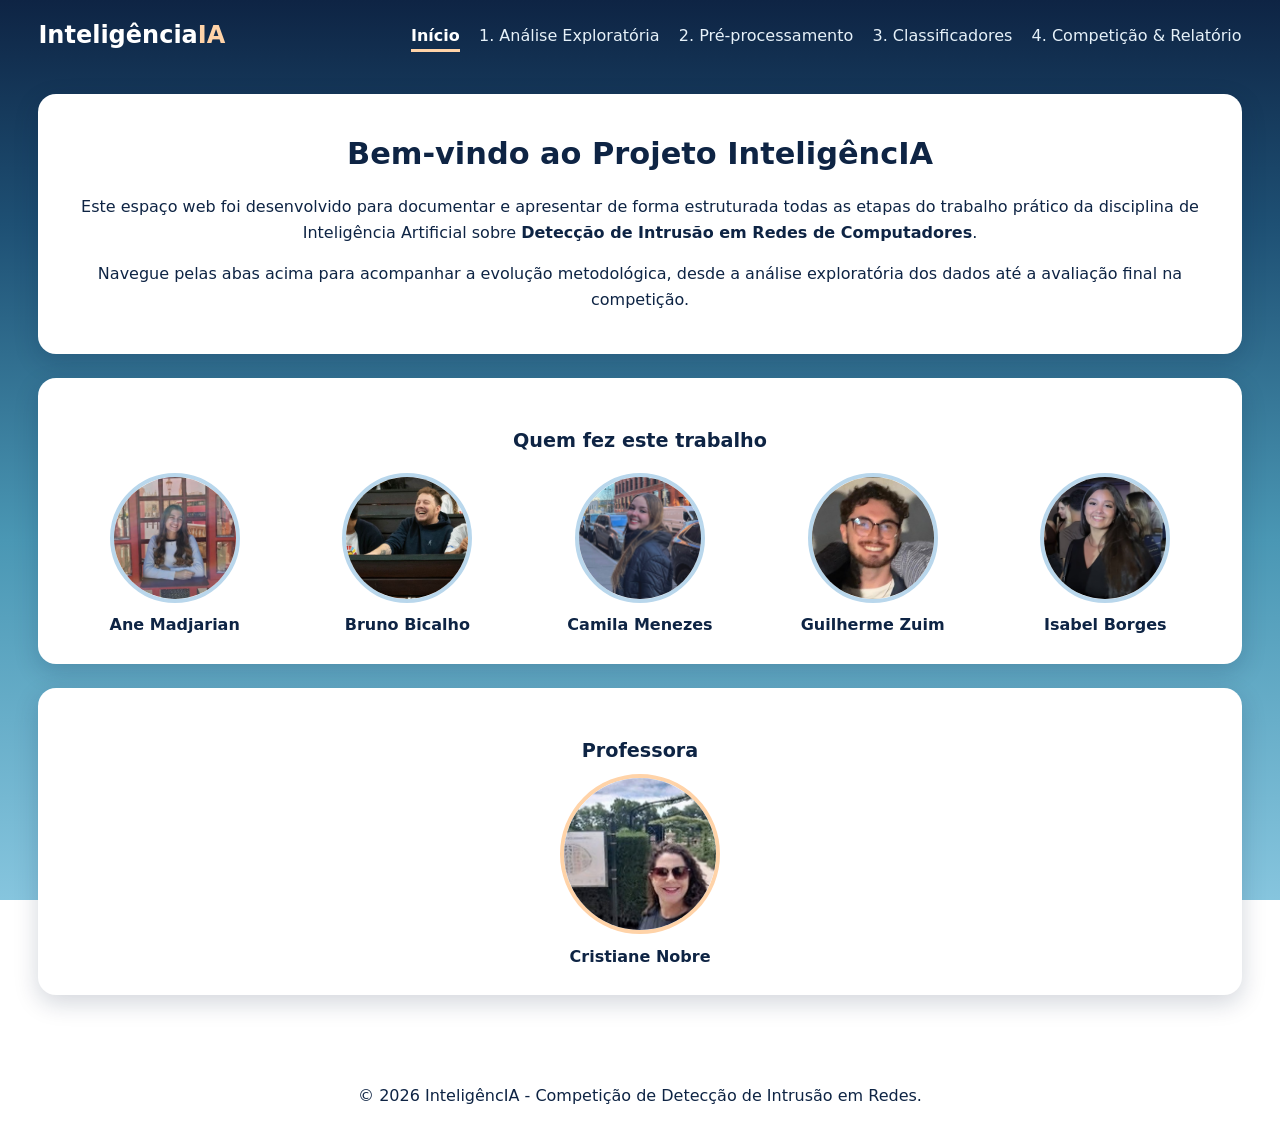
<file: codigo/index.html>
<!DOCTYPE html>
<html lang="pt-BR">
<head>
    <meta charset="UTF-8">
    <meta name="viewport" content="width=device-width, initial-scale=1.0">
    <title>InteligêncIA - Detecção de Intrusão em Redes</title>
    <link rel="stylesheet" href="style.css">
</head>
<body>

    <header>
        <div class="nav-container">
            <div class="logo">
                Inteligência<span>IA</span>
            </div>
            <nav>
                <ul>
                    <li><a href="#" onclick="showTab('inicio')" class="active">Início</a></li>
                    <li><a href="#" onclick="showTab('etapa1')">1. Análise Exploratória</a></li>
                    <li><a href="#" onclick="showTab('etapa2')">2. Pré-processamento</a></li>
                    <li><a href="#" onclick="showTab('etapa3')">3. Classificadores</a></li>
                    <li><a href="#" onclick="showTab('etapa4')">4. Competição & Relatório</a></li>
                </ul>
            </nav>
        </div>
    </header>

    <main>
        <section id="inicio" class="tab-content active">
            <div class="card">
                <h1>Bem-vindo ao Projeto InteligêncIA</h1>
                <p>Este espaço web foi desenvolvido para documentar e apresentar de forma estruturada todas as etapas do trabalho prático da disciplina de Inteligência Artificial sobre <strong>Detecção de Intrusão em Redes de Computadores</strong>.</p>
                <p>Navegue pelas abas acima para acompanhar a evolução metodológica, desde a análise exploratória dos dados até a avaliação final na competição.</p>
            </div>

        <div class="card" id="equipe" aria-labelledby="titulo-equipe">
            <h2 id="titulo-equipe">Quem fez este trabalho</h2>
            <div class="equipe-grade">
                    <figure class="pessoa">
                        <div class="foto">
                            <img src="img/ane.jpeg" alt="Foto de Nome do integrante 1"> </div>
                        <figcaption>Ane Madjarian</figcaption>
                    </figure>
                    <figure class="pessoa">
                        <div class="foto">
                            <img src="img/bruno.jpeg" alt="Foto de Nome do integrante 2"> </div>
                        <figcaption>Bruno Bicalho</figcaption>
                    </figure>
                    <figure class="pessoa">
                        <div class="foto">
                            <img src="img/camila.jpg" alt="Foto de Camila Menezes">
                        </div>
                        <figcaption>Camila Menezes</figcaption>
                    </figure>
                    <figure class="pessoa">
                        <div class="foto">
                            <img src="img/guilherme.jpeg" alt="Foto de Nome do integrante 4">
                        </div>
                        <figcaption>Guilherme Zuim</figcaption>
                    </figure>
                    <figure class="pessoa">
                        <div class="foto">
                            <img src="img/isabel.jpeg" alt="Foto de Nome do integrante 5">
                        </div>
                        <figcaption>Isabel Borges</figcaption>
                    </figure>
            </div>
        </div>

        <div class="card professora" aria-labelledby="titulo-professora">
            <h2 id="titulo-professora">Professora</h2>
            <figure class="pessoa">
                <div class="foto">
                    <img src="img/cris.jpeg" alt="Foto da professora"> </div>
                <figcaption>Cristiane Nobre</figcaption>
            </figure>
        </div>
        </section>

        <section id="etapa1" class="tab-content">
            <div class="card">
                <h1>1. Análise Exploratória dos Dados (EDA)</h1>
                <p>A primeira etapa consiste na caracterização aprofundada da base de dados <strong>NSL-KDD</strong>, versão corrigida do clássico KDD Cup 99 focada em segurança da informação.</p>

                <h2>Objetivos da Etapa</h2>
                <ul class="styled-list">
                    <li>Compreender a estrutura de 41 atributos descritivos e o atributo de classe.</li>
                    <li>Identificar o forte desbalanceamento entre tráfego normal e classes de ataques raros (ex.: U2R).</li>
                    <li>Analisar atributos categóricos fundamentais como <code>protocol_type</code>, <code>service</code> e <code>flag</code>.</li>
                    <li>Investigar correlações e prevenir riscos críticos de <strong>vazamento de dados (data leakage)</strong> antes da modelagem.</li>
                </ul>

                <h2>Visualizador da base</h2>
                <p>Explore 15 instâncias reais da base, com seletores para ver só os atributos categóricos, as inconsistências, as redundâncias e mais.</p>
                <p><a href="etapa1.html"><strong>Abrir o visualizador da base</strong></a></p>

                <h2>Entregável</h2>
                <p>Notebook Jupyter contendo a EDA completa e o diagnóstico preliminar dos dados.</p>
            </div>
        </section>

        <section id="etapa2" class="tab-content">
            <div class="card">
                <h1>2. Pré-processamento e Tratamento</h1>
                <p>Implementação e comparação de técnicas de balanceamento, codificação simbólico-numérica, tratamento de redundâncias e redução de dimensionalidade.</p>
            </div>
        </section>

        <section id="etapa3" class="tab-content">
            <div class="card">
                <h1>3. Construção e Avaliação dos Classificadores</h1>
                <p>Treinamento de pelo menos 3 algoritmos diferentes, validação cruzada rigorosa utilizando estritamente o conjunto de treino e comparação via F1-score macro.</p>
            </div>
        </section>

        <section id="etapa4" class="tab-content">
            <div class="card">
                <h1>4. Competição e Relatório Final</h1>
                <p>Avaliação final no conjunto de teste <code>KDDTest+</code>, explicabilidade do melhor modelo e entrega do relatório consolidado de 3 a 5 páginas.</p>
            </div>
        </section>
    </main>

    <footer>
        <p>&copy; 2026 InteligêncIA - Competição de Detecção de Intrusão em Redes.</p>
    </footer>

    <script>
        function showTab(tabId) {
            const contents = document.querySelectorAll('.tab-content');
            contents.forEach(content => content.classList.remove('active'));

            const links = document.querySelectorAll('nav a');
            links.forEach(link => link.classList.remove('active'));

            document.getElementById(tabId).classList.add('active');
            event.target.classList.add('active');
        }

        // Permite abrir uma aba direto pelo endereço, por exemplo index.html#etapa2
        // (usado pelo menu da página etapa1.html)
        window.addEventListener('DOMContentLoaded', () => {
            const aba = document.getElementById(location.hash.slice(1));
            if (!aba || !aba.classList.contains('tab-content')) return;
            document.querySelectorAll('.tab-content').forEach(c => c.classList.remove('active'));
            document.querySelectorAll('nav a').forEach(a => a.classList.remove('active'));
            aba.classList.add('active');
            const link = document.querySelector(`nav a[onclick*="'${aba.id}'"]`);
            if (link) link.classList.add('active');
        });
    </script>
</body>
</html>
</file>
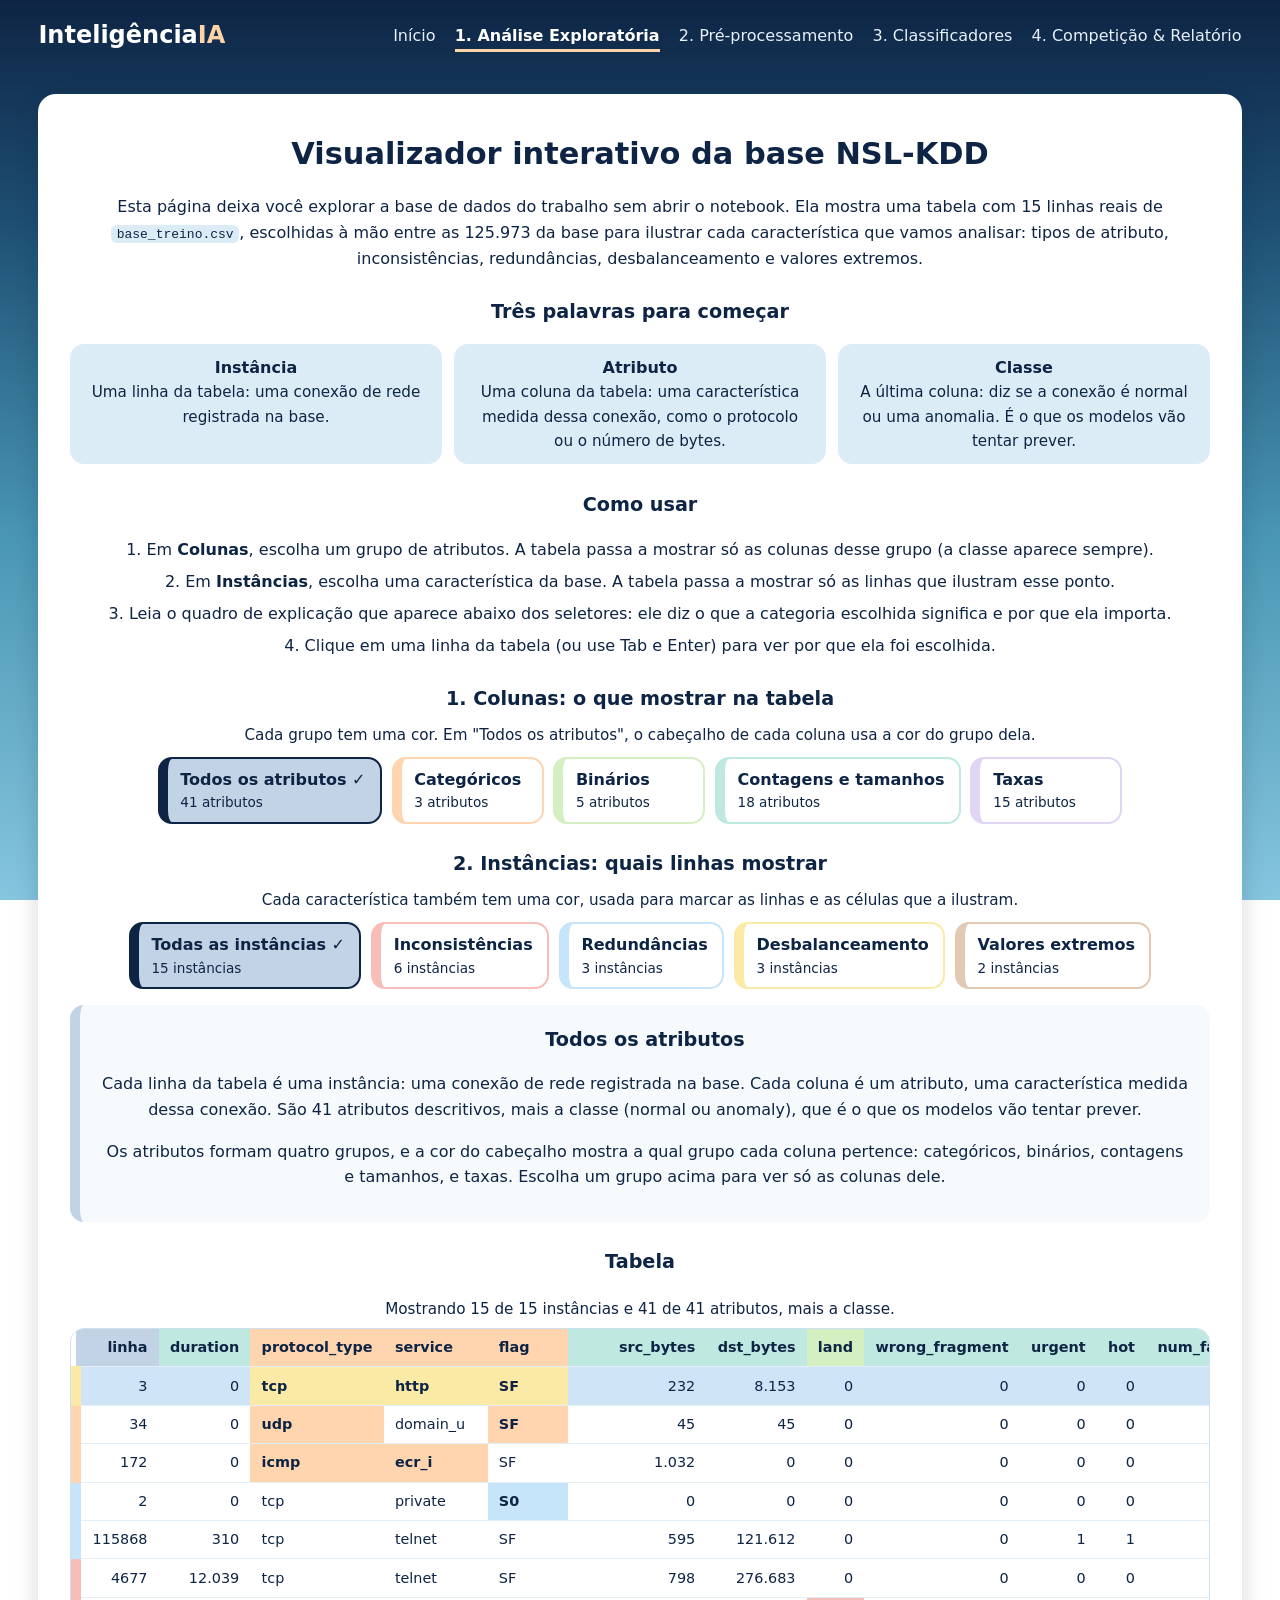
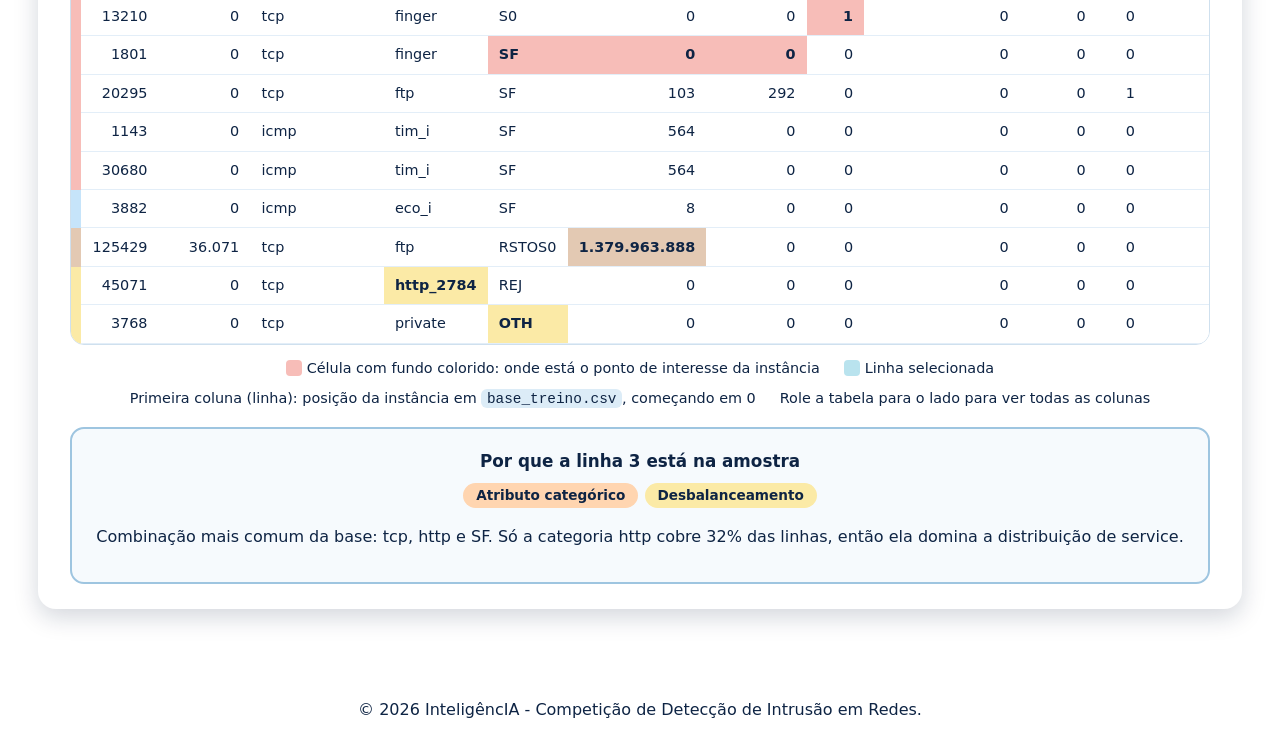
<file: codigo/etapa1.html>
<!DOCTYPE html>
<html lang="pt-BR">
<head>
    <meta charset="UTF-8">
    <meta name="viewport" content="width=device-width, initial-scale=1.0">
    <title>Etapa 1 - Visualizador da base | InteligêncIA</title>
    <link rel="stylesheet" href="style.css">
    <link rel="stylesheet" href="css/etapa1.css">
</head>
<body>

    <header>
        <div class="nav-container">
            <div class="logo">Inteligência<span>IA</span></div>
            <nav>
                <ul>
                    <li><a href="index.html#inicio">Início</a></li>
                    <li><a href="etapa1.html" class="active" aria-current="page">1. Análise Exploratória</a></li>
                    <li><a href="index.html#etapa2">2. Pré-processamento</a></li>
                    <li><a href="index.html#etapa3">3. Classificadores</a></li>
                    <li><a href="index.html#etapa4">4. Competição & Relatório</a></li>
                </ul>
            </nav>
        </div>
    </header>

    <main>
        <section class="card viz">
            <h1>Visualizador interativo da base NSL-KDD</h1>
            <p>Esta página deixa você explorar a base de dados do trabalho sem abrir o notebook. Ela mostra uma tabela com 15 linhas reais de <code>base_treino.csv</code>, escolhidas à mão entre as 125.973 da base para ilustrar cada característica que vamos analisar: tipos de atributo, inconsistências, redundâncias, desbalanceamento e valores extremos.</p>

            <h2>Três palavras para começar</h2>
            <dl class="viz-definicoes">
                <div><dt>Instância</dt><dd>Uma linha da tabela: uma conexão de rede registrada na base.</dd></div>
                <div><dt>Atributo</dt><dd>Uma coluna da tabela: uma característica medida dessa conexão, como o protocolo ou o número de bytes.</dd></div>
                <div><dt>Classe</dt><dd>A última coluna: diz se a conexão é normal ou uma anomalia. É o que os modelos vão tentar prever.</dd></div>
            </dl>

            <h2>Como usar</h2>
            <ol class="viz-passos">
                <li>Em <strong>Colunas</strong>, escolha um grupo de atributos. A tabela passa a mostrar só as colunas desse grupo (a classe aparece sempre).</li>
                <li>Em <strong>Instâncias</strong>, escolha uma característica da base. A tabela passa a mostrar só as linhas que ilustram esse ponto.</li>
                <li>Leia o quadro de explicação que aparece abaixo dos seletores: ele diz o que a categoria escolhida significa e por que ela importa.</li>
                <li>Clique em uma linha da tabela (ou use Tab e Enter) para ver por que ela foi escolhida.</li>
            </ol>

            <h2 id="titulo-seletor-colunas">1. Colunas: o que mostrar na tabela</h2>
            <p class="viz-ajuda">Cada grupo tem uma cor. Em "Todos os atributos", o cabeçalho de cada coluna usa a cor do grupo dela.</p>
            <div id="seletor-colunas" class="viz-grupo" role="radiogroup" aria-labelledby="titulo-seletor-colunas"></div>

            <h2 id="titulo-seletor-instancias">2. Instâncias: quais linhas mostrar</h2>
            <p class="viz-ajuda">Cada característica também tem uma cor, usada para marcar as linhas e as células que a ilustram.</p>
            <div id="seletor-instancias" class="viz-grupo" role="radiogroup" aria-labelledby="titulo-seletor-instancias"></div>

            <div id="viz-explicacao" class="viz-explicacao" aria-live="polite">
                <h2 id="viz-explicacao-titulo"></h2>
                <div id="viz-explicacao-texto"></div>
                <div id="viz-panorama" hidden></div>
            </div>

            <h2>Tabela</h2>
            <p id="viz-contagem" class="viz-contagem"></p>
            <div class="viz-tabela-rolavel" tabindex="0" role="region" aria-label="Tabela com as instâncias da amostra">
                <table id="viz-tabela"></table>
            </div>
            <ul class="viz-legenda">
                <li><span class="viz-amostra cor-inconsistencia"></span>Célula com fundo colorido: onde está o ponto de interesse da instância</li>
                <li><span class="viz-amostra" style="background:#b9e3ee"></span>Linha selecionada</li>
                <li>Primeira coluna (linha): posição da instância em <code>base_treino.csv</code>, começando em 0</li>
                <li>Role a tabela para o lado para ver todas as colunas</li>
            </ul>

            <div id="viz-motivo" class="viz-motivo" aria-live="polite"></div>
        </section>
    </main>

    <footer>
        <p>&copy; 2026 InteligêncIA - Competição de Detecção de Intrusão em Redes.</p>
    </footer>

    <script src="dados/amostra_instancias.js"></script>
    <script src="js/etapa1.js"></script>
</body>
</html>
</file>
<file: codigo/style.css>
/* Estilo geral do site InteligêncIA: fundo em degradê azul, cartões brancos arredondados e detalhes em tons pastel */
:root {
    --marinho: #0e2444;
    --azul-medio: #3f87a6;
    --azul-claro: #86c5de;
    --azul-pastel: #dcecf7;
    --azul-link: #2a64a8;
    --superficie: #ffffff;
    --pessego: #ffd3a8;
    --verde-pastel: #d9f5e3;
    --verde-texto: #1f5a3a;
}
* { box-sizing: border-box; }
body {
    margin: 0; min-height: 100vh; display: flex; flex-direction: column;
    font-family: "Poppins", "DM Sans", system-ui, "Segoe UI", Roboto, sans-serif;
    line-height: 1.6; color: var(--marinho);
    background: #4a97b4;
    background: linear-gradient(180deg, #0e2444 0%, #1e5074 25%, #4a97b4 60%, #86c5de 100%) fixed;
}
main { flex: 1; width: 100%; }

header { background: transparent; }
.nav-container { max-width: 2000px; margin: 0 auto; padding: 1rem clamp(1rem, 3vw, 3rem); display: flex; flex-wrap: wrap; align-items: center; justify-content: space-between; gap: .6rem 2rem; }
.logo { font-size: 1.5rem; font-weight: 700; color: #fff; }
.logo span { color: var(--pessego); }
nav ul { display: flex; flex-wrap: wrap; gap: .3rem 1.2rem; margin: 0; padding: 0; list-style: none; }
nav a { color: #e6f1f9; text-decoration: none; padding: .3rem 0; border-bottom: 3px solid transparent; }
nav a:hover { color: var(--pessego); }
nav a.active { color: #fff; border-bottom-color: var(--pessego); font-weight: 600; }
a:focus-visible, button:focus-visible { outline: 3px solid var(--azul-link); outline-offset: 2px; }
header a:focus-visible { outline-color: var(--pessego); }

main { max-width: 2000px; margin: 0 auto; padding: 1.5rem clamp(1rem, 3vw, 3rem) 3rem; }
.tab-content { display: none; }
.tab-content.active { display: block; }
.card { background: var(--superficie); border-radius: 18px; padding: 1.6rem 2rem; margin-bottom: 1.5rem; box-shadow: 0 8px 24px rgba(10, 30, 60, .18); }
h1 { margin: .6rem 0 1rem; font-size: 1.9rem; text-align: center; }
h2 { font-size: 1.2rem; margin: 1.4rem 0 .5rem; text-align: center; }
p { max-width: none; text-align: center; }
main a { color: var(--azul-link); }
code { background: var(--azul-pastel); padding: .1rem .35rem; border-radius: 6px; }
.badge { display: inline-block; background: var(--verde-pastel); color: var(--verde-texto); padding: .15rem .9rem; border-radius: 999px; font-size: .9rem; font-weight: 600; }
.styled-list { padding: 0; list-style-position: inside; text-align: center; }
.styled-list li { margin-bottom: .4rem; }
.styled-list li::marker { color: var(--azul-medio); }

.equipe-grade { display: grid; grid-template-columns: repeat(auto-fit, minmax(150px, 1fr)); gap: 1.5rem; margin-top: 1rem; }
.pessoa { margin: 0; text-align: center; }
.foto { width: 130px; height: 130px; margin: 0 auto .6rem; border-radius: 50%; overflow: hidden; background: var(--azul-pastel); border: 4px solid #b9d7ec; display: grid; place-items: center; color: var(--azul-medio); font-size: .85rem; }
.foto img { width: 100%; height: 100%; object-fit: cover; }
.professora .foto { width: 160px; height: 160px; border-color: var(--pessego); }
.pessoa figcaption { font-weight: 600; }

footer { background: rgba(255, 255, 255, .6); color: var(--marinho); text-align: center; padding: 1rem; }
footer p { margin: 0 auto; }
</file>
<file: codigo/css/etapa1.css>
/* Visualizador da etapa 1. Usa as variáveis de cor definidas em style.css */

/* Cor de cada categoria (tons pastel): --cor é o fundo e --sobre é a cor do texto sobre ele */
.cor-todas { --cor: #c3d3e6; --sobre: var(--marinho); }
.cor-categoricos { --cor: #ffd5b0; --sobre: var(--marinho); }
.cor-binarios { --cor: #d4efc2; --sobre: var(--marinho); }
.cor-contagens { --cor: #bfe8e0; --sobre: var(--marinho); }
.cor-taxas { --cor: #e1d5f5; --sobre: var(--marinho); }
.cor-inconsistencia { --cor: #f7bdb8; --sobre: var(--marinho); }
.cor-redundancia { --cor: #c6e4fa; --sobre: var(--marinho); }
.cor-desbalanceamento { --cor: #fbeaa6; --sobre: var(--marinho); }
.cor-extremo { --cor: #e3c9b3; --sobre: var(--marinho); }

.viz h2 { margin-top: 1.6rem; }
.viz-passos { max-width: none; padding: 0; list-style-position: inside; text-align: center; }
.viz-passos li { margin-bottom: .4rem; }
.viz-definicoes { display: grid; grid-template-columns: repeat(auto-fit, minmax(220px, 1fr)); gap: .8rem; margin: 1rem 0; }
.viz-definicoes div { text-align: center; border-radius: 14px; padding: .7rem 1rem; background: var(--azul-pastel); }
.viz-definicoes dt { font-weight: 700; }
.viz-definicoes dd { margin: 0; font-size: .95rem; }

.viz-ajuda { margin: 0 0 .6rem; font-size: .95rem; }
.viz-grupo { display: flex; flex-wrap: wrap; justify-content: center; gap: .6rem; margin-bottom: 1rem; }
.viz-opcao { position: relative; cursor: pointer; }
.viz-opcao input { position: absolute; opacity: 0; inset: 0; cursor: pointer; }
.viz-opcao-corpo { display: flex; flex-direction: column; min-width: 9.5rem; padding: .5rem .9rem .5rem .8rem; background: #fff; border: 2px solid var(--cor); border-left-width: 10px; border-radius: 14px; }
.viz-opcao-nome { font-weight: 700; }
.viz-opcao-detalhe { font-size: .85rem; }
.viz-opcao:hover .viz-opcao-corpo { background: #eef5fb; }
.viz-opcao input:checked + .viz-opcao-corpo { background: var(--cor); color: var(--sobre); border-color: var(--marinho); }
.viz-opcao input:checked + .viz-opcao-corpo .viz-opcao-nome::after { content: " ✓"; }
.viz-opcao input:focus-visible + .viz-opcao-corpo { outline: 3px solid var(--azul-link); outline-offset: 2px; }

.viz-explicacao { border-left: 10px solid var(--cor); background: #f6fafd; border-radius: 14px; padding: .4rem 1.2rem 1rem; margin: 1rem 0; }
.viz-explicacao h2 { margin-top: .8rem; }
.viz-distribuicao h3 { font-size: .95rem; margin: 1rem 0 .3rem; }
.viz-linha-barra { display: grid; grid-template-columns: 9rem 1fr 4.5rem; gap: .5rem; align-items: center; font-size: .85rem; margin: .15rem 0; }
.viz-trilha { background: var(--azul-pastel); border-radius: 999px; height: .8rem; }
.viz-trilha span { display: block; height: 100%; background: #6aa9d1; border-radius: 999px; }
.viz-linha-barra b { text-align: right; font-weight: 400; }

.viz-contagem { margin: 1.2rem 0 .4rem; font-size: .95rem; }
.viz-tabela-rolavel { overflow-x: auto; background: #fff; border: 1px solid #cfe0ee; border-radius: 14px; }
.viz-tabela-rolavel:focus-visible { outline: 3px solid var(--azul-link); outline-offset: 2px; }
#viz-tabela { border-collapse: collapse; width: 100%; font-size: .9rem; font-variant-numeric: tabular-nums; }
#viz-tabela th, #viz-tabela td { padding: .45rem .7rem; text-align: right; white-space: nowrap; border-bottom: 1px solid #e3eef8; }
#viz-tabela th { background: var(--cor); color: var(--sobre); }
#viz-tabela th.viz-texto, #viz-tabela td.viz-texto { text-align: left; }
#viz-tabela tbody tr { cursor: pointer; }
#viz-tabela tbody tr:hover { background: #eef5fb; }
#viz-tabela tbody tr[aria-selected="true"] { background: #cfe4f7; }
#viz-tabela tbody tr:focus-visible { outline: 3px solid var(--azul-link); outline-offset: -3px; }
#viz-tabela td.viz-marca { border-left: 10px solid var(--cor); }
#viz-tabela td.viz-destaque { background: var(--cor); color: var(--sobre); font-weight: 700; }
.viz-anomalia { color: #b4372e; font-weight: 700; }
.viz-normal { color: #1f7a4f; font-weight: 700; }

.viz-legenda { display: flex; flex-wrap: wrap; justify-content: center; gap: .4rem 1.5rem; margin: .8rem 0; font-size: .9rem; list-style: none; padding: 0; }
.viz-amostra { display: inline-block; width: 1rem; height: 1rem; border-radius: 4px; vertical-align: -.15rem; margin-right: .3rem; background: var(--cor); }
.viz-motivo { margin-top: 1rem; padding: .4rem 1.2rem 1rem; background: #f6fafd; border: 2px solid #9ec5e0; border-radius: 14px; max-width: none; text-align: center; }
.viz-motivo h3 { font-size: 1.05rem; margin: .8rem 0 .5rem; }
.viz-etiquetas { display: flex; flex-wrap: wrap; justify-content: center; gap: .4rem; margin: 0 0 .5rem; padding: 0; list-style: none; }
.viz-etiquetas li { padding: .1rem .8rem; border-radius: 999px; font-size: .85rem; font-weight: 600; background: var(--cor); color: var(--sobre); }
</file>
